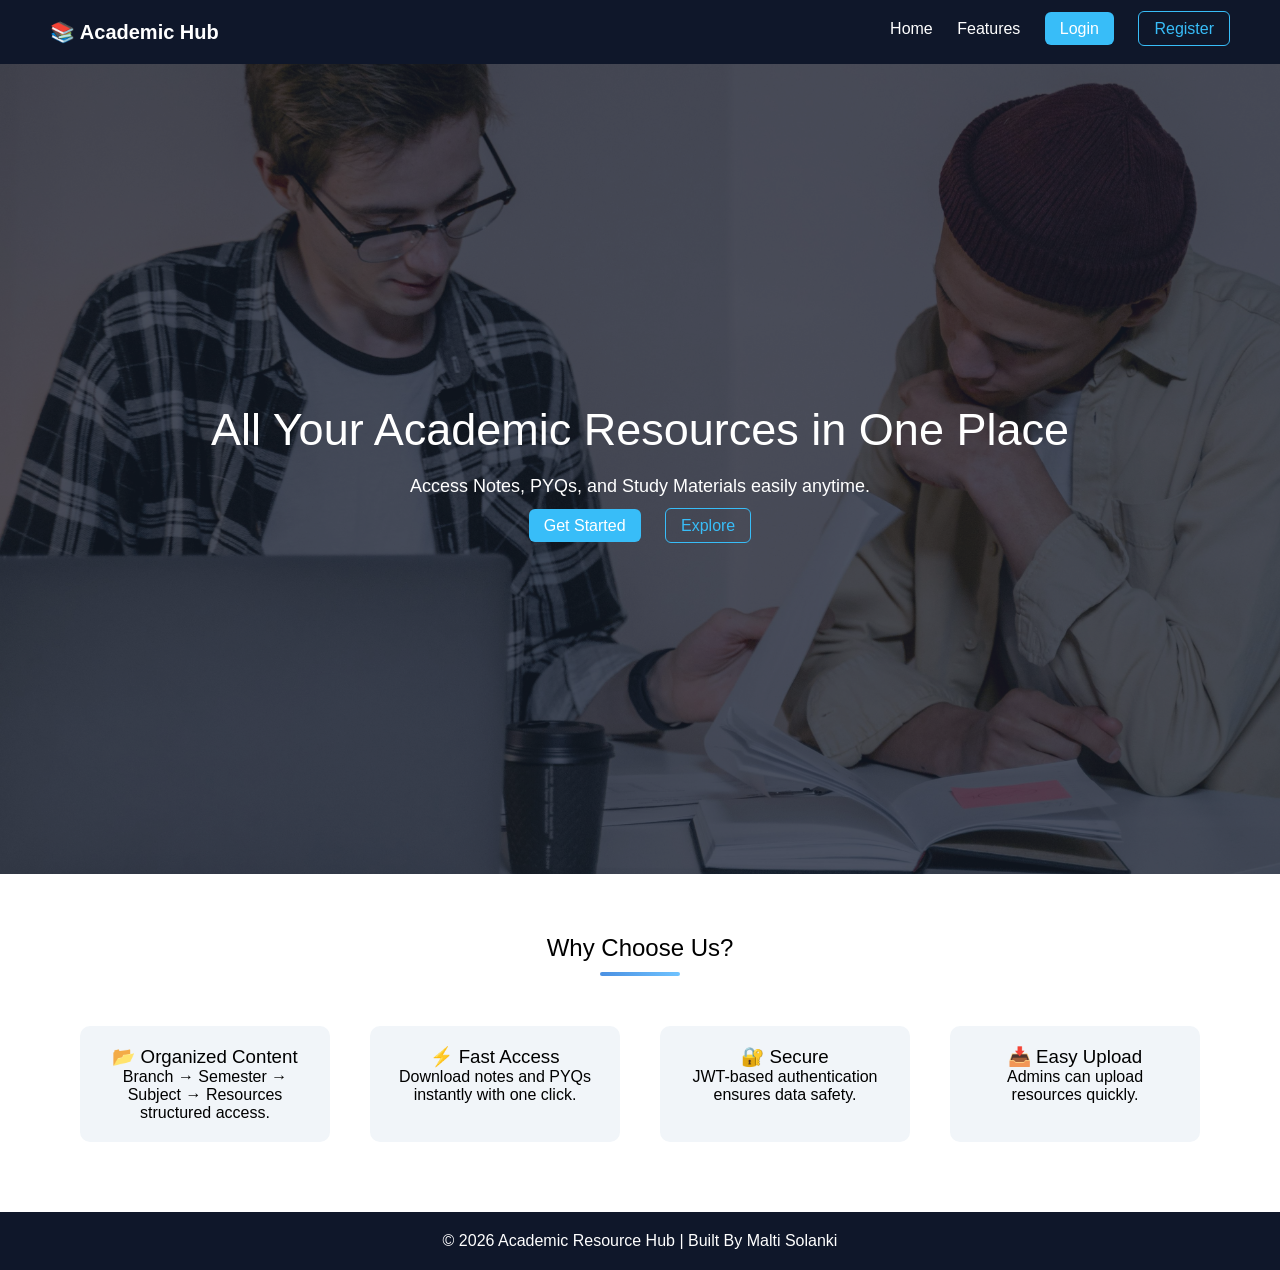
<file: academic-resource-hub/src/main/resources/static/index.html>
<!DOCTYPE html>
<html lang="en">
<head>
    <meta charset="UTF-8">
    <meta name="viewport" content="width=device-width, initial-scale=1.0">
    <title>Academic Resource Hub</title>
    <link rel="stylesheet" href="css/style.css">
</head>
<body>

<!-- NAVBAR -->
<header class="navbar">
    <div class="logo">📚 Academic Hub</div>
    <nav>
        <a href="#">Home</a>
        <a href="#features">Features</a>
        <a href="login.html" class="btn">Login</a>
        <a href="register.html" class="btn-outline">Register</a>
    </nav>
</header>

<!-- HERO SECTION -->
<section class="hero">
    <div class="hero-text">
        <h1>All Your Academic Resources in One Place</h1>
        <p>Access Notes, PYQs, and Study Materials easily anytime.</p>
        <div class="hero-buttons">
            <a href="login.html" class="btn">Get Started</a>
            <a href="#features" class="btn-outline">Explore</a>
        </div>
    </div>
</section>

<!-- FEATURES -->
<section id="features" class="features">
    <h2>Why Choose Us?</h2>
    <div class="feature-container">

        <div class="card">
            <h3>📂 Organized Content</h3>
            <p>Branch → Semester → Subject → Resources structured access.</p>
        </div>

        <div class="card">
            <h3>⚡ Fast Access</h3>
            <p>Download notes and PYQs instantly with one click.</p>
        </div>

        <div class="card">
            <h3>🔐 Secure</h3>
            <p>JWT-based authentication ensures data safety.</p>
        </div>

        <div class="card">
            <h3>📥 Easy Upload</h3>
            <p>Admins can upload resources quickly.</p>
        </div>

    </div>
</section>

<!-- FOOTER -->
<footer>
    <p>© 2026 Academic Resource Hub | Built By Malti Solanki</p>
</footer>

</body>
</html>
</file>
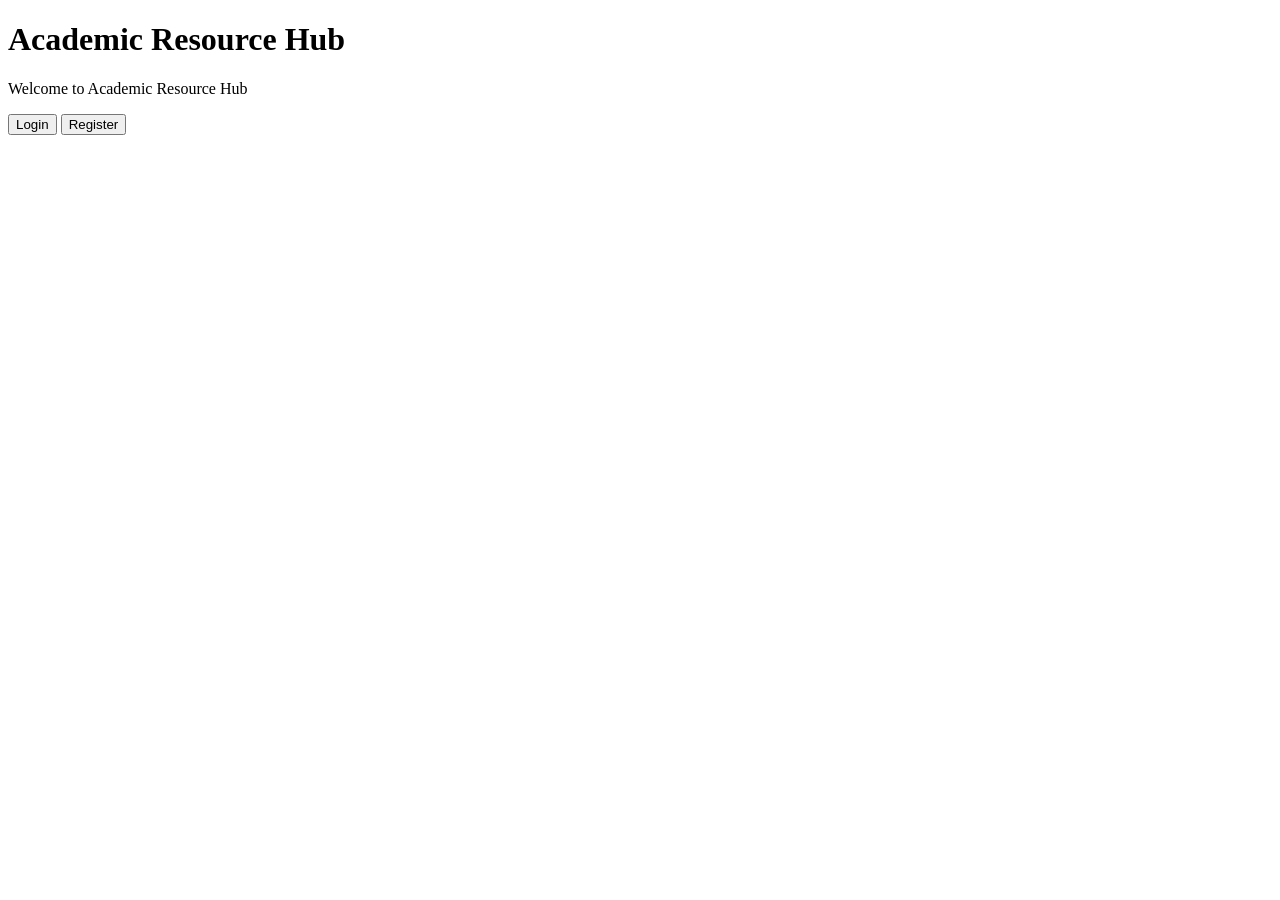
<file: frontend/home.html>
<!DOCTYPE html>

<html>

<head>
    <title>Academic Resource Hub</title>
</head>

<body>

<h1>Academic Resource Hub</h1>

<p>Welcome to Academic Resource Hub</p>

<button onclick="goToLogin()">Login</button> <button onclick="goToRegister()">Register</button>

<script>

    function goToLogin(){
    window.location.href="login.html";
    }

    function goToRegister(){
    window.location.href="register.html";
    }

</script>

</body>

</html>
</file>
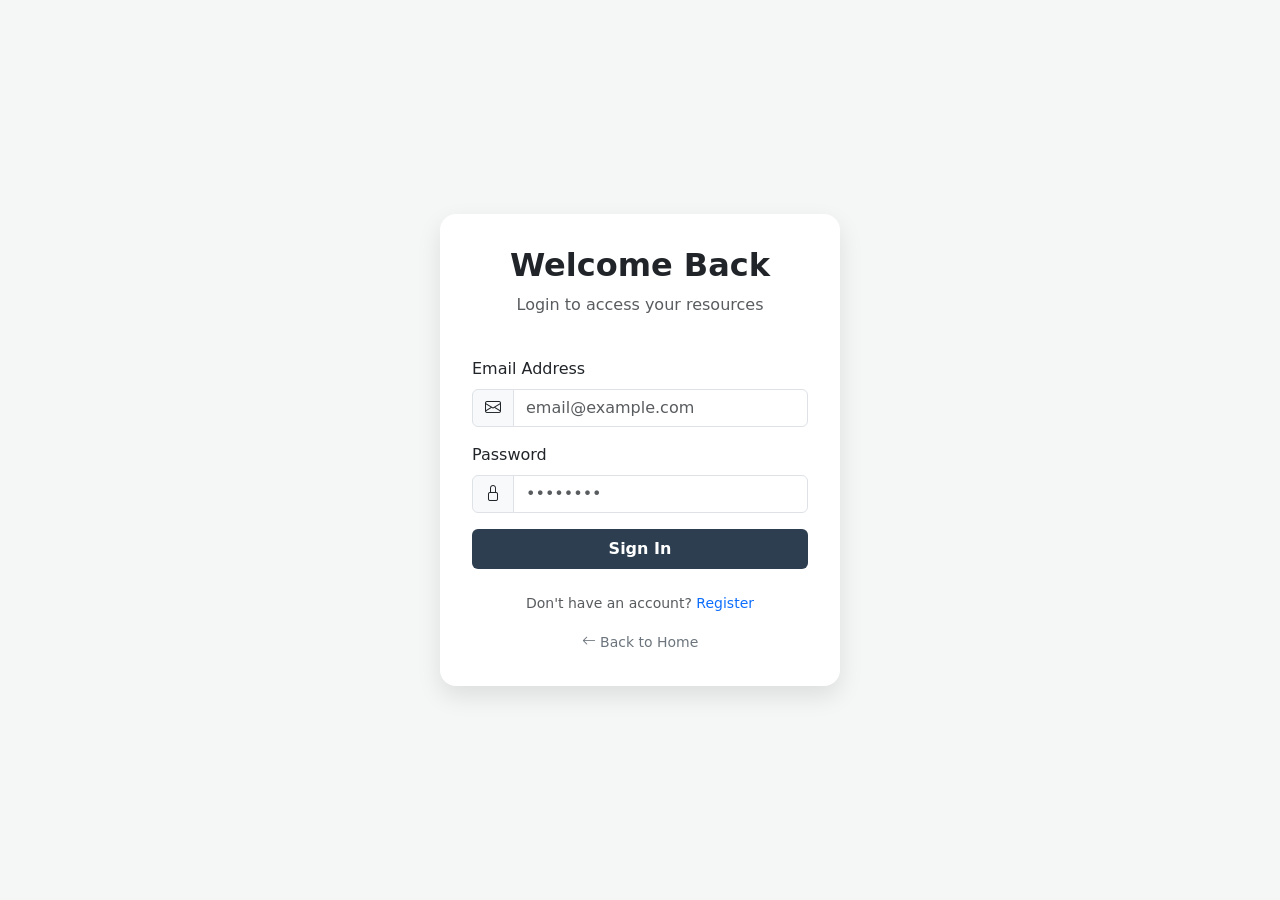
<file: academic-resource-hub/src/main/resources/static/admin-dashboard.html>
<!DOCTYPE html>
<html>
<head>
    <title>Admin Dashboard</title>
    <link rel="stylesheet" href="css/admin-dashboard.css">
</head>

<body>

<div class="sidebar">
    <h2>Admin</h2>
    <button onclick="loadUsers()">User Info</button>
    <button onclick="loadBranches()">Branches</button>
    <button onclick="loadAllSemesters()">Semesters</button>
    <button onclick="loadAllSubjects()">Subjects</button>
    <button onclick="loadAllResources()">Resources</button>
    <button onclick="gotodashboard()">Back To Dashboard</button>
    <button onclick="logout()">Logout</button>
</div>

<div class="main" id="content">

    <!-- TOP BAR -->
    <div class="topbar">
        <h2>Dashboard</h2>
        <div class="admin-profile">Admin</div>
    </div>

    <!-- WELCOME SECTION -->
    <div class="welcome-card">
        <h1>Welcome Back, Admin</h1>
        <p>Manage your academic resources efficiently from here.</p>
    </div>

    <!-- STATS SECTION -->
    <div class="stats">

        <div class="stat-card">
            <h3>Manage Users</h3>
            <p id="userCount">--</p>
        </div>

        <div class="stat-card">
            <h3>Manage Branches</h3>
            <p id="branchCount">--</p>
        </div>

        <div class="stat-card">
            <h3>Manage Semesters</h3>
            <p id="semesterCount">--</p>
        </div>

        <div class="stat-card">
            <h3>Manage Resources</h3>
            <p id="resourceCount">--</p>
        </div>

    </div>

    <!-- DYNAMIC CONTENT AREA -->
    <div class="card" id="dynamicContent">
        <h3>Quick Info</h3>
        <p>Click options from sidebar to manage data.</p>
    </div>

</div>

<script src="js/admin.js"></script>

</body>
</html>
</file>
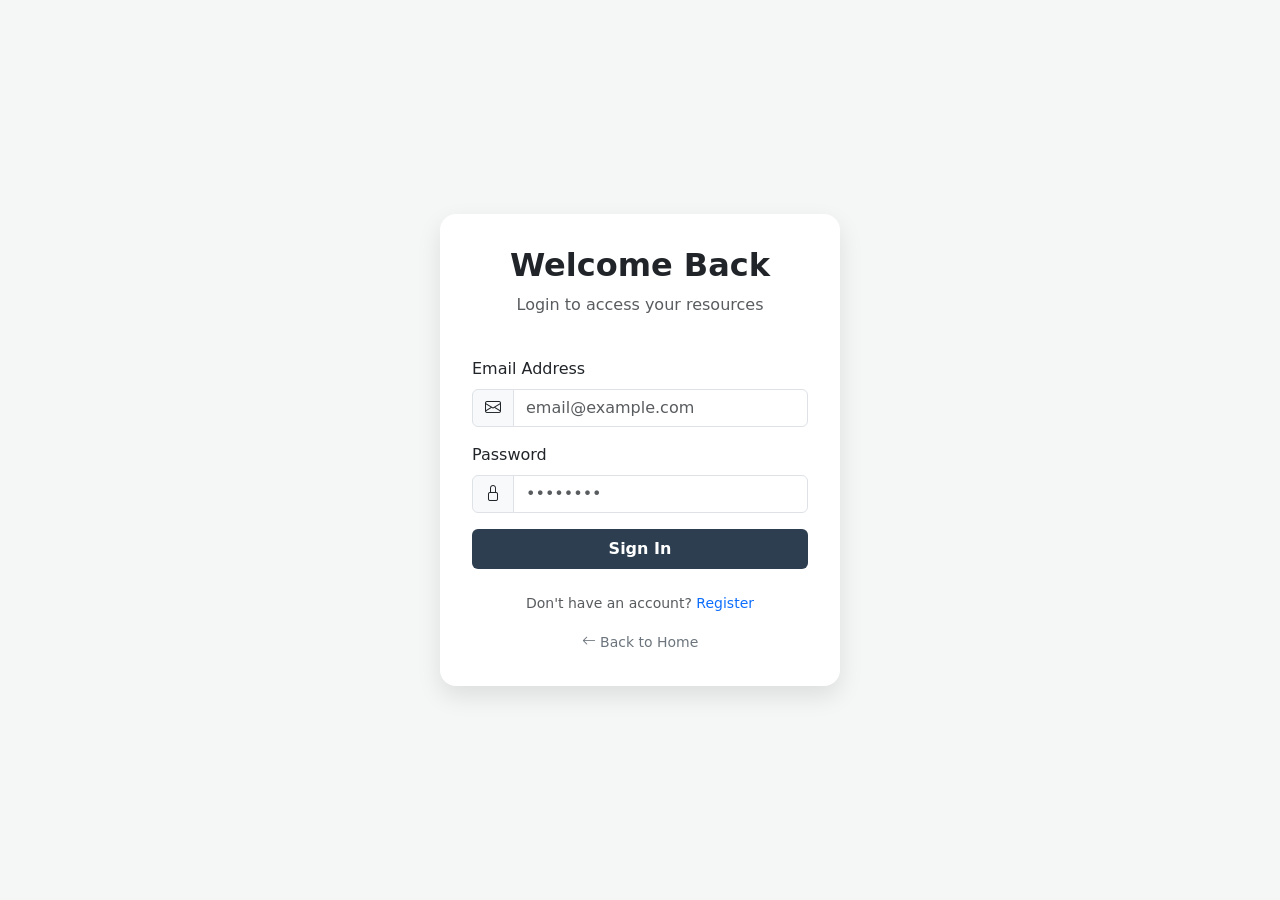
<file: academic-resource-hub/src/main/resources/static/login.html>
<!DOCTYPE html>
<html lang="en">
<head>
    <meta charset="UTF-8">
    <meta name="viewport" content="width=device-width, initial-scale=1.0">
    <title>Login | Academic Resource Hub</title>
    <link href="https://cdn.jsdelivr.net/npm/bootstrap@5.3.0/dist/css/bootstrap.min.css" rel="stylesheet">
    <link rel="stylesheet" href="https://cdn.jsdelivr.net/npm/bootstrap-icons@1.11.0/font/bootstrap-icons.css">
    <style>
        body { background: #f4f7f6; height: 100vh; display: flex; align-items: center; }
        .login-card { width: 100%; max-width: 400px; padding: 2rem; border: none; border-radius: 1rem; box-shadow: 0 10px 25px rgba(0,0,0,0.1); }
        .btn-primary { background: #2c3e50; border: none; }
        .btn-primary:hover { background: #1a252f; }
    </style>
</head>
<body>

<div class="container d-flex justify-content-center">
    <div class="card login-card">
        <div class="text-center mb-4">
            <h2 class="fw-bold">Welcome Back</h2>
            <p class="text-muted">Login to access your resources</p>
        </div>

        <form id="loginForm">
            <div class="mb-3">
                <label class="form-label">Email Address</label>
                <div class="input-group">
                    <span class="input-group-text"><i class="bi bi-envelope"></i></span>
                    <input type="email" class="form-control" id="email" placeholder="email@example.com" required>
                </div>
            </div>
            <div class="mb-3">
                <label class="form-label">Password</label>
                <div class="input-group">
                    <span class="input-group-text"><i class="bi bi-lock"></i></span>
                    <input type="password" class="form-control" id="password" placeholder="••••••••" required>
                </div>
            </div>
            <div id="errorMessage" class="alert alert-danger d-none small"></div>
            <button type="submit" class="btn btn-primary w-100 py-2 fw-bold">Sign In</button>
        </form>

        <div class="text-center mt-4">
            <p class="small text-muted">Don't have an account? <a href="register.html" class="text-decoration-none">Register</a></p>
            <a href="index.html" class="small text-decoration-none text-secondary"><i class="bi bi-arrow-left"></i> Back to Home</a>
        </div>
    </div>
</div>
<script src="js/api.js"></script>
<script src="js/auth.js"></script>
</body>
</html>
</file>
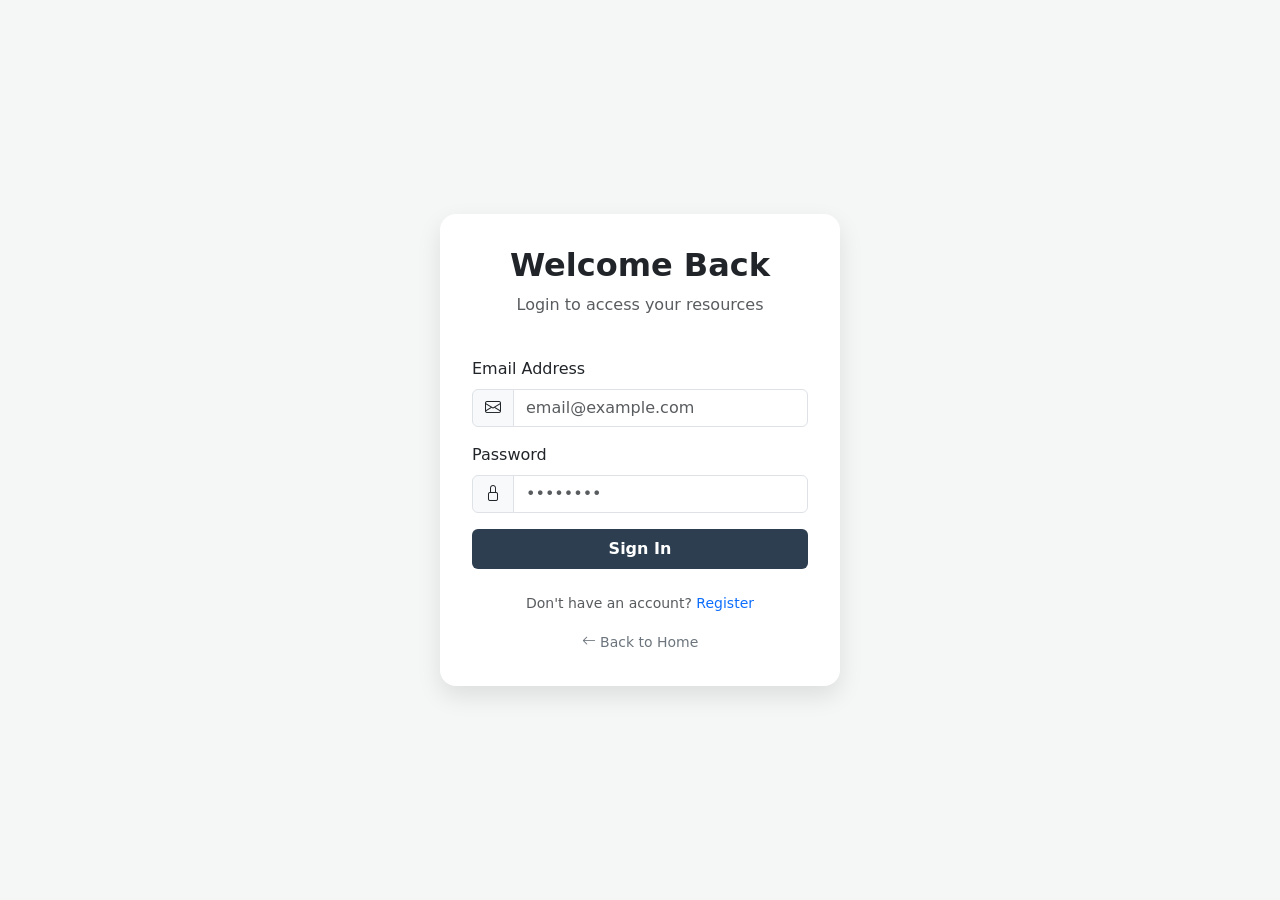
<file: academic-resource-hub/src/main/resources/static/profile.html>
<!DOCTYPE html>
<html lang="en">
<head>
    <meta charset="UTF-8">
    <title>My Profile</title>

    <link href="https://fonts.googleapis.com/css2?family=Outfit:wght@300;400;500;600&display=swap" rel="stylesheet">

    <style>
        body {
            font-family: "Outfit", sans-serif;
            background: #f5f7fb;
            display: flex;
            justify-content: center;
            align-items: center;
            height: 100vh;
        }

        .profile-card {
            background: white;
            padding: 30px;
            border-radius: 15px;
            width: 350px;
            box-shadow: 0 10px 25px rgba(0,0,0,0.1);
            text-align: center;
        }

        .profile-avatar {
            font-size: 50px;
            margin-bottom: 15px;
        }

        .profile-info p {
            margin: 8px 0;
        }

        input {
            width: 100%;
            padding: 8px;
            margin-top: 8px;
            border-radius: 8px;
            border: 1px solid #ccc;
        }

        button {
            margin-top: 12px;
            padding: 10px;
            width: 100%;
            background: #2c3e50;
            color: white;
            border: none;
            border-radius: 8px;
            cursor: pointer;
        }
    </style>
</head>

<body onload="loadUserProfile()">

<div class="profile-card">

    <div class="profile-avatar">👩‍🎓</div>

    <div class="profile-info">
        <p><strong>Name:</strong> <span id="pName"></span></p>
        <p><strong>Email:</strong> <span id="pEmail"></span></p>
        <p><strong>Role:</strong> <span id="pRole"></span></p>
        <p><strong>Branch:</strong> <span id="pBranch">Not set</span></p>
        <p><strong>Semester:</strong> <span id="pSemester">Not set</span></p>
        <p><strong>Year:</strong> <span id="pYear">Not set</span></p>
    </div>

    <input type="text" id="branch" placeholder="Enter Branch">
    <input type="text" id="semester" placeholder="Enter Semester">
    <input type="text" id="year" placeholder="Enter Year">

    <button onclick="saveExtraProfile()">Save</button>

    <button onclick="goBack()">⬅ Back to Dashboard</button>

</div>

<script src="js/student.js"></script>

</body>
</html>
</file>
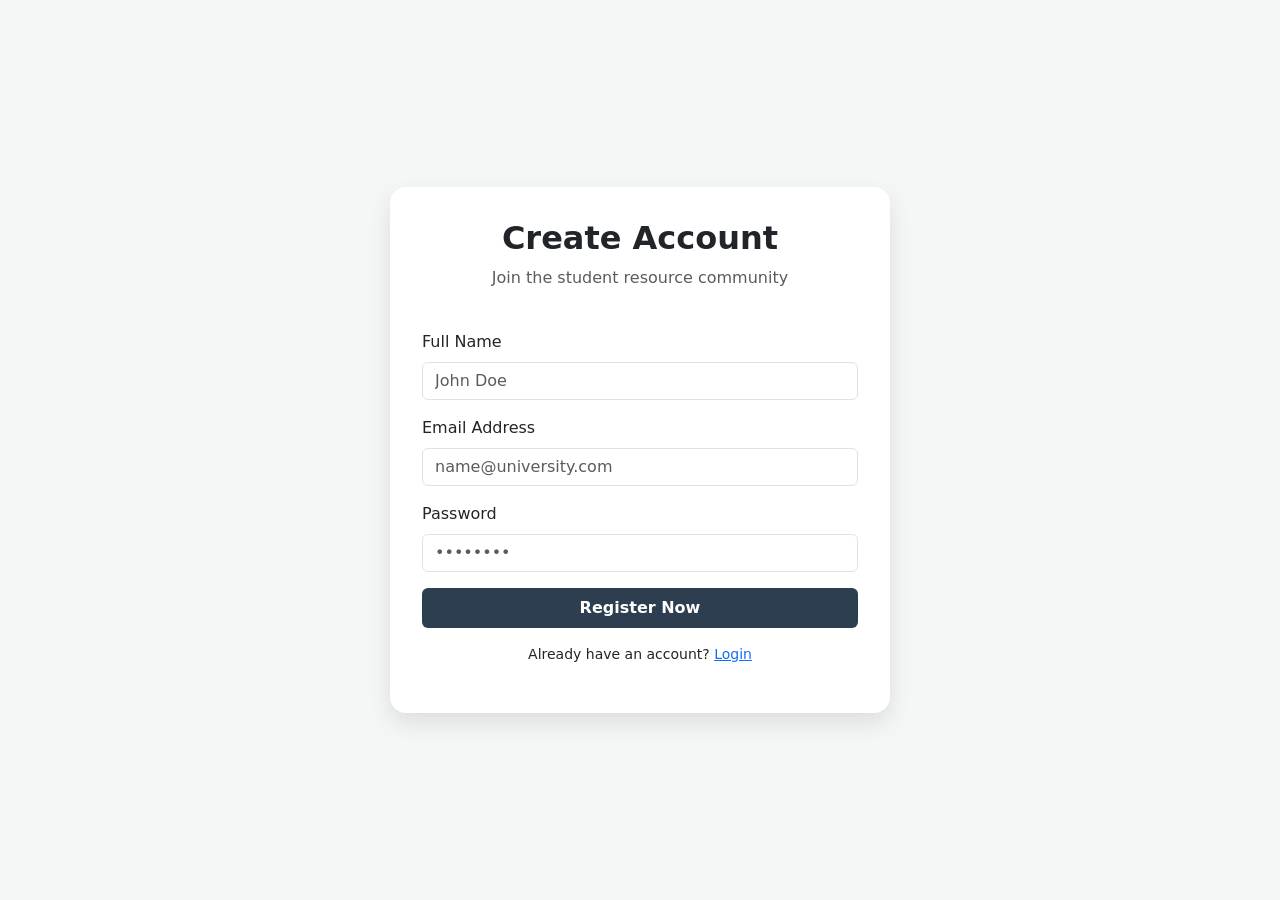
<file: academic-resource-hub/src/main/resources/static/register.html>
<!DOCTYPE html>
<html lang="en">
<head>
    <meta charset="UTF-8">
    <meta name="viewport" content="width=device-width, initial-scale=1.0">
    <title>Register | Academic Resource Hub</title>
    <link href="https://cdn.jsdelivr.net/npm/bootstrap@5.3.0/dist/css/bootstrap.min.css" rel="stylesheet">
    <link rel="stylesheet" href="https://cdn.jsdelivr.net/npm/bootstrap-icons@1.11.0/font/bootstrap-icons.css">
    <style>
        body { background: #f4f7f6; min-height: 100vh; display: flex; align-items: center; justify-content: center; padding: 20px 0; }
        .register-card { width: 100%; max-width: 500px; padding: 2rem; border: none; border-radius: 1rem; box-shadow: 0 10px 25px rgba(0,0,0,0.1); background: white; }
        .btn-primary { background: #2c3e50; border: none; }
        .btn-primary:hover { background: #1a252f; }
    </style>
</head>
<body>

<div class="card register-card">
    <div class="text-center mb-4">
        <h2 class="fw-bold">Create Account</h2>
        <p class="text-muted">Join the student resource community</p>
    </div>

    <form id="registerForm">
        <div class="mb-3">
            <label class="form-label">Full Name</label>
            <input type="text" class="form-control" id="name" placeholder="John Doe" required>
        </div>

        <div class="mb-3">
            <label class="form-label">Email Address</label>
            <input type="email" class="form-control" id="email" placeholder="name@university.com" required>
        </div>

        <div class="mb-3">
            <label class="form-label">Password</label>
            <input type="password" class="form-control" id="password" placeholder="••••••••" required>
        </div>

        <div id="statusMessage" class="alert d-none small"></div>

        <button type="submit" class="btn btn-primary w-100 py-2 fw-bold">Register Now</button>
    </form>

    <div class="text-center mt-3">
        <p class="small">Already have an account? <a href="login.html">Login</a></p>
    </div>
</div>
<script src="js/api.js"></script>
<script src="js/auth.js"></script>
</body>
</html>
</file>
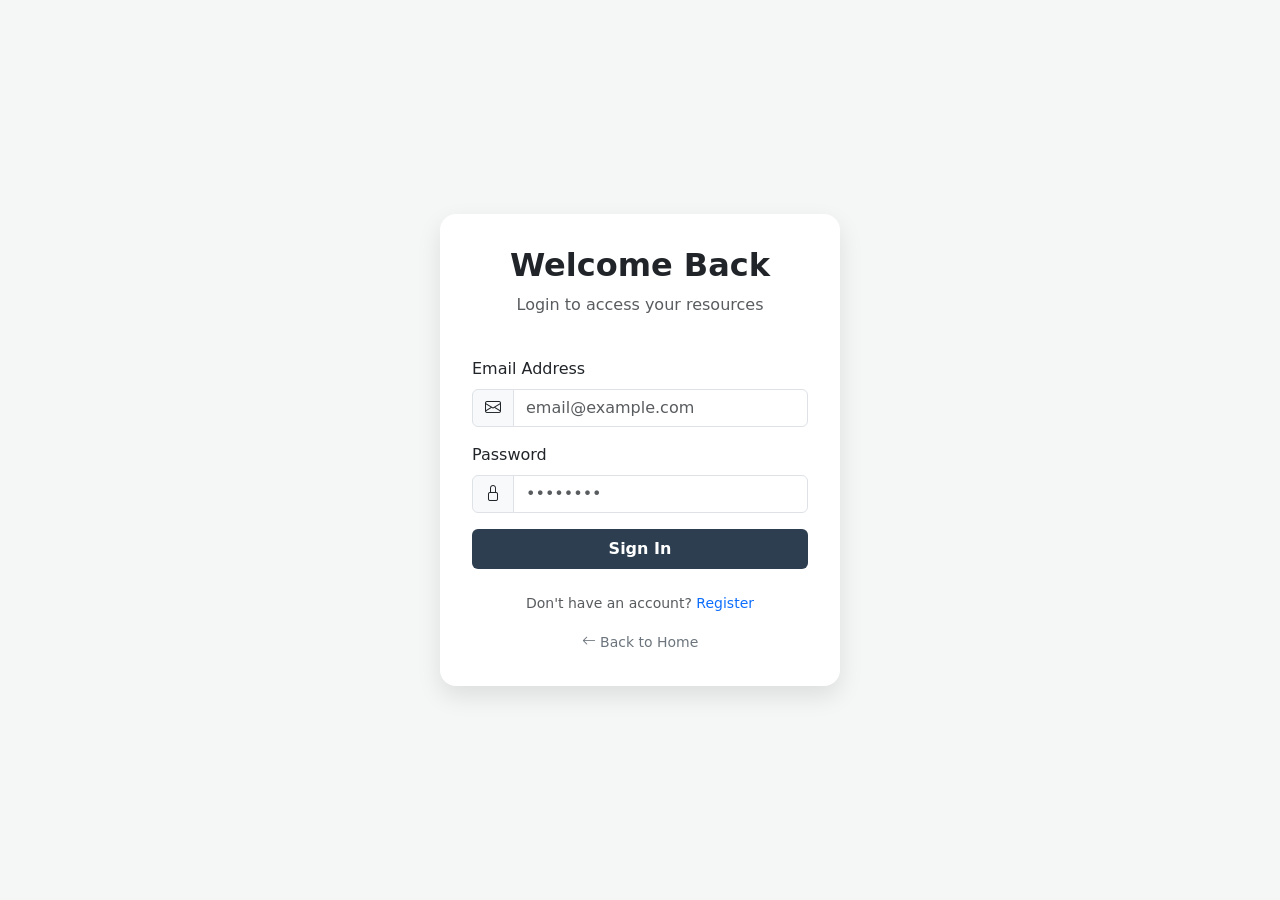
<file: academic-resource-hub/src/main/resources/static/student-dashboard.html>
<!DOCTYPE html>
<html lang="en">
<head>
    <meta charset="UTF-8">
    <title>Student Dashboard</title>
    <link href="https://fonts.googleapis.com/css2?family=Inter:wght@300;400;500;600;700&display=swap" rel="stylesheet">
    <link rel="stylesheet" href="css/student.css">

    <style>
        @import url('https://fonts.googleapis.com/css2?family=Datatype:wght@100..900&family=Martel+Sans:wght@200;300;400;600;700;800;900&family=Oswald:wght@200..700&family=Outfit:wght@100..900&display=swap');

        /* Explicit helper state definitions */
        .d-none { display: none !important; }
    </style>

</head>
<body>

<div class="dashboard">

    <div class="sidebar">
        <h2>📘 Student Panel</h2>

        <ul>
            <li class="active">🏠 Dashboard</li>
            <li onclick="goToProfile()">👤 Profile</li>
            <li onclick="loadAllByType('NOTES')">📚 Notes</li>
            <li onclick="loadAllByType('SYLLABUS')">📄 Syllabus</li>
            <li onclick="loadAllByType('BOOK')">📘 Books</li>
            <li onclick="loadAllByType('PYQ')">📝 PYQs</li>
            <li onclick="goToYtResource()">📚 Additional Resources</li>
            <li onclick="logout()" style="margin-top: 30px; color: #ff6b6b;">
                🚪 Logout
            </li>
        </ul>
    </div>

    <div class="main">

        <div class="topbar">
            <input type="text" placeholder="Search subjects..." />
            <span class="user">🔔 Student</span>
        </div>

        <h2>Welcome, Student 👋</h2>
        <p class="dashboard-desc">
            Access all your academic resources in one place. Easily explore subject-wise resources including notes, PYQs, books, and syllabus.
        </p> <br>

        <div class="cards">
            <div class="card">📚 Notes</div>
            <div class="card">📄 Syllabus</div>
            <div class="card">📘 Books</div>
            <div class="card">📝 PYQs</div>
        </div>

        <div class="section">
            <h3>📂 Resources</h3> <br>
            <div id="resourceList"></div>
        </div>

        <div class="section">
            <h3>📌 Select Branch</h3>
            <div id="branchList"></div>
        </div>

        <div class="section">
            <h3>📌 Select Semester</h3>
            <div id="semesterList"></div>
        </div>

        <div class="section">
            <h3>📌 Select Subject</h3>
            <div class="subjects" id="subjectList"></div>
        </div>

        <div class="section">
            <h3>📌 Select Type</h3>
            <div class="types">
                <button onclick="loadResourcesByType('NOTES')">📚 Notes</button>
                <button onclick="loadResourcesByType('PYQ')">📝 PYQs</button>
                <button onclick="loadResourcesByType('BOOK')">📘 Books</button>
                <button onclick="loadResourcesByType('SYLLABUS')">📄 Syllabus</button>
            </div>
        </div>

    </div>

</div>

<button id="aiChatBtn" style="position: fixed; bottom: 35px; right: 35px; width: 65px; height: 65px; z-index: 999999 !important; font-size: 28px; background-color: #2b3e50; border: 2px solid #ffffff; color: white; border-radius: 50%; cursor: pointer; box-shadow: 0px 4px 15px rgba(0,0,0,0.3); display: flex; align-items: center; justify-content: center; transition: transform 0.2s; pointer-events: auto !important;">
    🤖
</button>

<div id="aiChatWindow" class="d-none" style="position: fixed; bottom: 115px; right: 35px; width: 370px; height: 490px; z-index: 999999 !important; border-radius: 16px; display: flex; flex-direction: column; font-family: 'Inter', sans-serif; background-color: #ffffff; box-shadow: 0px 10px 30px rgba(0,0,0,0.25); border: 1px solid #e0e0e0;">

    <div style="background-color: #2b3e50; border-top-left-radius: 16px; border-top-right-radius: 16px; padding: 15px; color: white; display: flex; justify-content: space-between; align-items: center;">
        <div style="display: flex; align-items: center; gap: 10px;">
            <span style="font-size: 20px;">🧠</span>
            <h4 style="margin: 0; font-size: 16px; font-weight: 600; letter-spacing: 0.5px;">Academic AI Assistant</h4>
        </div>
        <button id="closeChat" style="background: none; border: none; color: white; font-size: 20px; cursor: pointer; line-height: 1;">&times;</button>
    </div>

    <div id="chatBody" style="flex: 1; padding: 18px; font-size: 14px; overflow-y: auto; background-color: #f8f9fa; scroll-behavior: smooth;">
        <div style="padding: 12px; margin-bottom: 15px; background-color: #ffffff; border-radius: 8px; box-shadow: 0 2px 5px rgba(0,0,0,0.05); border-left: 4px solid #2b3e50; color: #333; line-height: 1.5;">
            👋 <b>Welcome to Academic Hub AI!</b><br>
            Mujhse apne engineering subjects, coding assignments ya koi bhi theoretical doubt instant pooch lo.
        </div>
    </div>

    <div style="padding: 15px; background-color: #ffffff; border-bottom-left-radius: 16px; border-bottom-right-radius: 16px; border-top: 1px solid #eee;">
        <div style="display: flex; gap: 8px;">
            <input type="text" id="aiInput" placeholder="Ask your academic doubt..." style="flex: 1; border-radius: 8px; font-size: 14px; padding: 10px 12px; border: 1px solid #ced4da; outline: none;">
            <button id="sendBtn" style="background-color: #2b3e50; color: white; border: none; border-radius: 8px; padding: 0 18px; font-size: 14px; font-weight: bold; cursor: pointer;">Send</button>
        </div>
    </div>
</div>

<footer>
    <p>© 2026 Academic Resource Hub | Built By Malti Solanki</p>
</footer>

<script src="js/student.js"></script>

<script>
    // Component viewport appearance logic trigger toggles
    document.getElementById("aiChatBtn").addEventListener("click", function() {
        var chatBox = document.getElementById("aiChatWindow");
        chatBox.classList.toggle("d-none");
    });

    document.getElementById("closeChat").addEventListener("click", function() {
        document.getElementById("aiChatWindow").classList.add("d-none");
    });

    // Capture standard dispatch input streams
    document.getElementById("sendBtn").addEventListener("click", executeQueryRouting);
    document.getElementById("aiInput").addEventListener("keypress", function(e) {
        if (e.key === "Enter") executeQueryRouting();
    });

    async function executeQueryRouting() {
        const inputNode = document.getElementById("aiInput");
        const textQuery = inputNode.value.trim();
        if (!textQuery) return;

        const chatContainer = document.getElementById("chatBody");

        // Push immediate client interface chat node bubble
        chatContainer.innerHTML += `
            <div style="max-width: 85%; width: fit-content; margin-left: auto; margin-bottom: 10px; background-color: #34495e; color: white; padding: 10px; border-radius: 12px 12px 0px 12px; font-size: 13.5px; word-break: break-word; text-align: left;">
                ${textQuery}
            </div>`;

        inputNode.value = "";
        chatContainer.scrollTop = chatContainer.scrollHeight;

        // Display transaction execution status placeholder loader
        const generatedTimestampId = "loader_" + Date.now();
        chatContainer.innerHTML += `
            <div id="${generatedTimestampId}" style="max-width: 85%; width: fit-content; margin-bottom: 10px; background-color: #ffffff; color: #666; padding: 10px; border-radius: 12px 12px 12px 0px; font-size: 13.5px; box-shadow: 0 2px 5px rgba(0,0,0,0.05); border-left: 4px solid #ffc107; text-align: left;">
                 Thinking... ⚡
            </div>`;
        chatContainer.scrollTop = chatContainer.scrollHeight;

        // 🔥 Fetch JWT token if stored under local storage / login session
        const jwtToken = localStorage.getItem("token") || sessionStorage.getItem("token");

        try {
            const requestHeaders = {
                'Content-Type': 'application/json',
               // 'ngrok-skip-browser-warning': 'true' // 🔥 Hides the ngrok warning screen permanently
            };

            // If token exists, pass it directly to avoid Spring filter blockage
            if (jwtToken) {
                requestHeaders['Authorization'] = jwtToken.startsWith('Bearer ') ? jwtToken : 'Bearer ' + jwtToken;
            }

            // Target relative API endpoint gateway route mapping
            const fetchPipelineResponse = await fetch('/api/ai/ask', {
                method: 'POST',
                headers: requestHeaders,
                body: JSON.stringify({ prompt: textQuery })
            });

            const placeholderNodeInstance = document.getElementById(generatedTimestampId);

            if (fetchPipelineResponse.ok) {
                const streamResultPayload = await fetchPipelineResponse.json();

                // Transformation of state container to terminal display template layout
                placeholderNodeInstance.style.borderLeft = "4px solid #28a745";
                placeholderNodeInstance.style.color = "#000000";
                placeholderNodeInstance.innerHTML = `<b>AI Mentor:</b><br>${streamResultPayload.answer.replace(/\n/g, '<br>')}`;
            } else {
                try {
                    const errorPayload = await fetchPipelineResponse.json();
                    placeholderNodeInstance.innerHTML = `<b>Backend Error:</b> ${errorPayload.answer || 'Response validation failure.'}`;
                } catch(e) {
                    placeholderNodeInstance.innerHTML = `<b>Error 500:</b> Backend processing error or filter bypass failure.`;
                }
                placeholderNodeInstance.style.borderLeft = "4px solid #dc3545";
                placeholderNodeInstance.style.color = "#dc3545";
            }
            chatContainer.scrollTop = chatContainer.scrollHeight;
        } catch (networkExceptionError) {
            console.error("Network communication exception:", networkExceptionError);
            const errNode = document.getElementById(generatedTimestampId);
            if(errNode) {
                errNode.style.borderLeft = "4px solid #dc3545";
                errNode.style.color = "#dc3545";
                errNode.innerHTML = `<b>Error:</b> Unable to connect with backend network.`;
            }
        }
    }
</script>

</body>
</html>
</file>
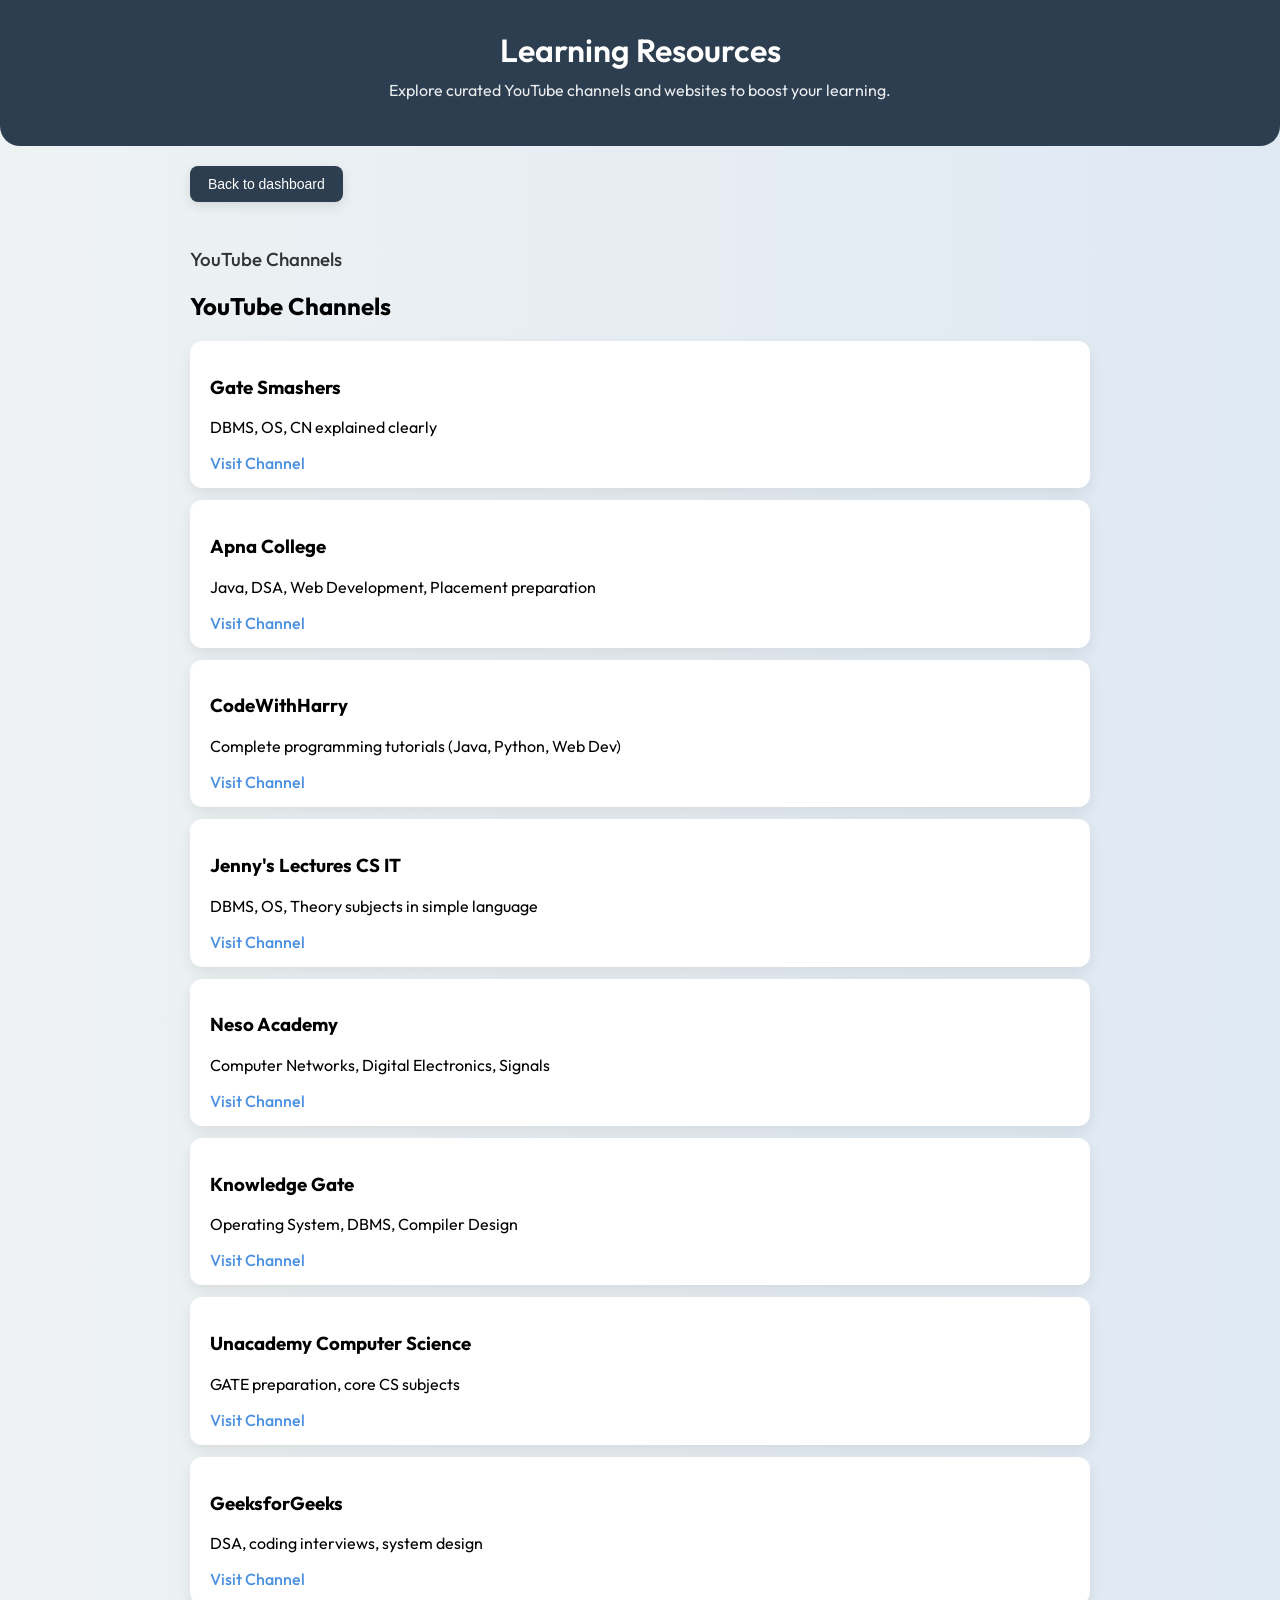
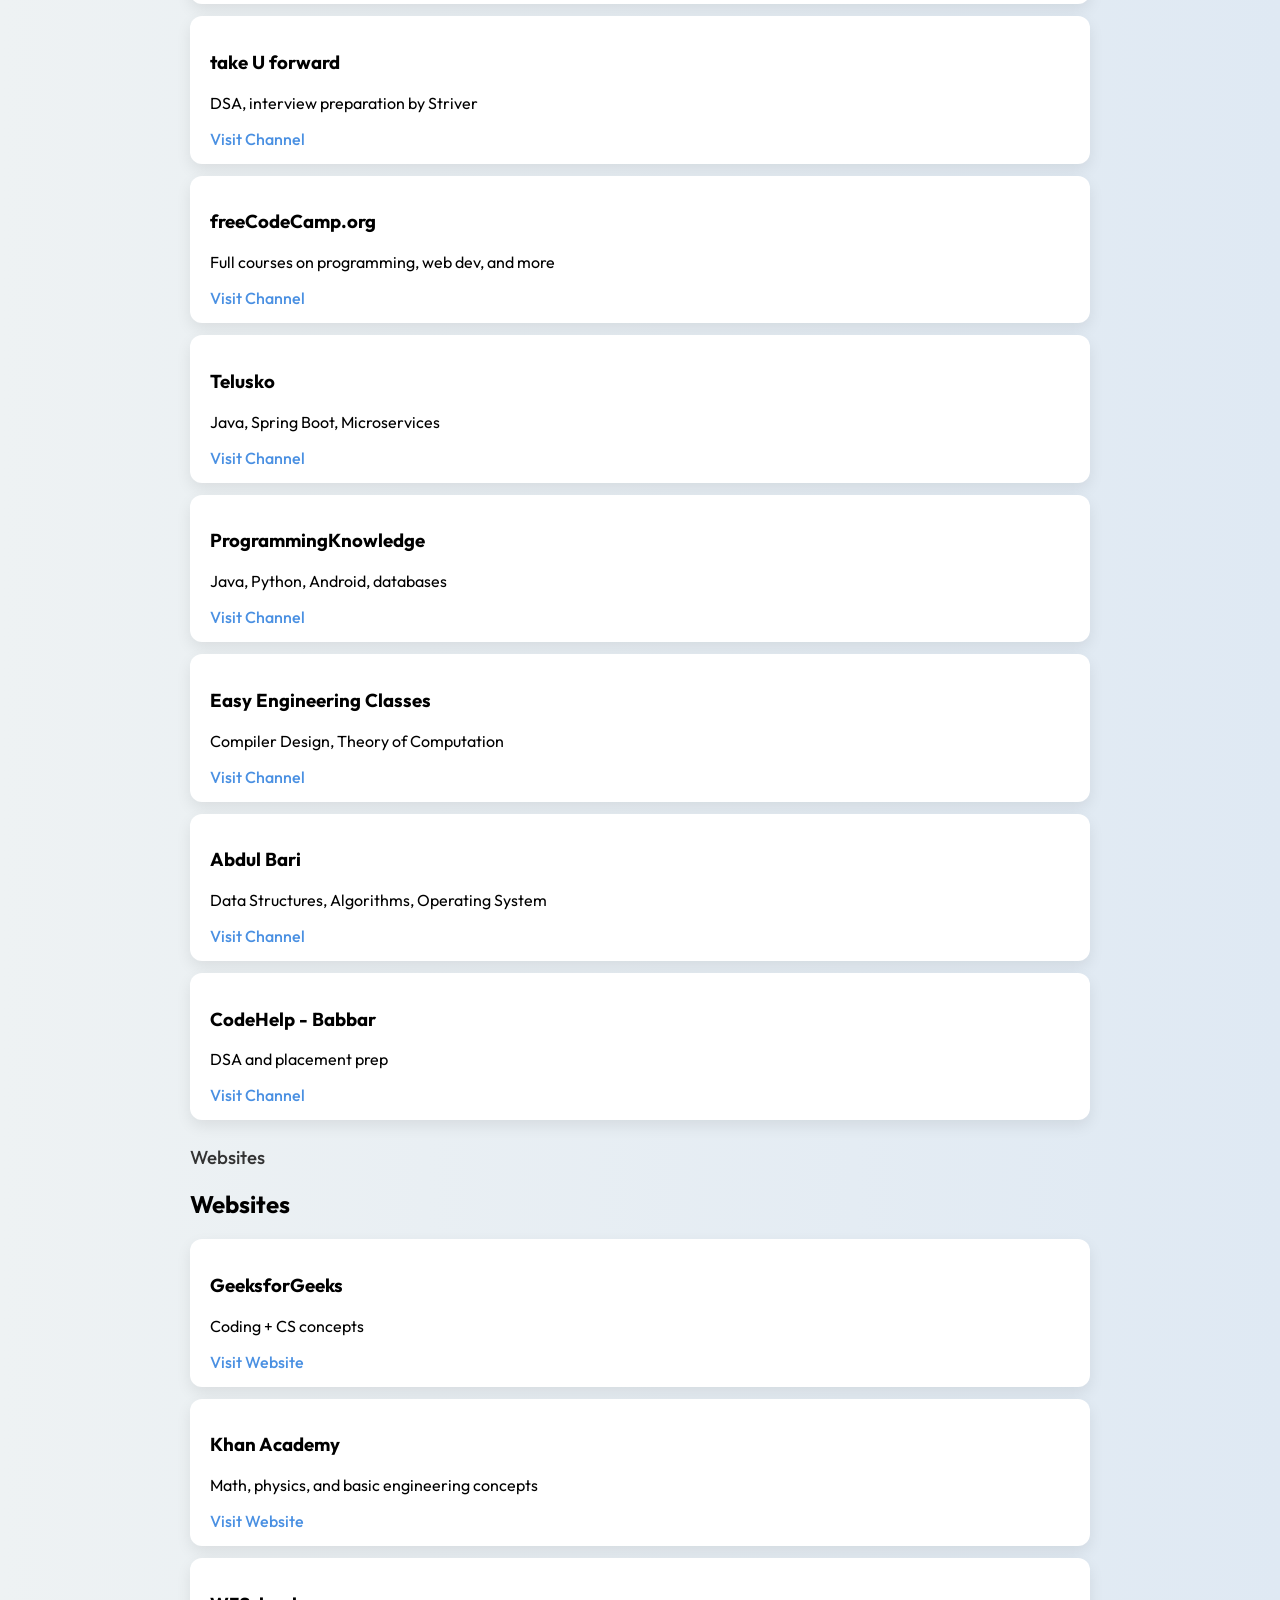
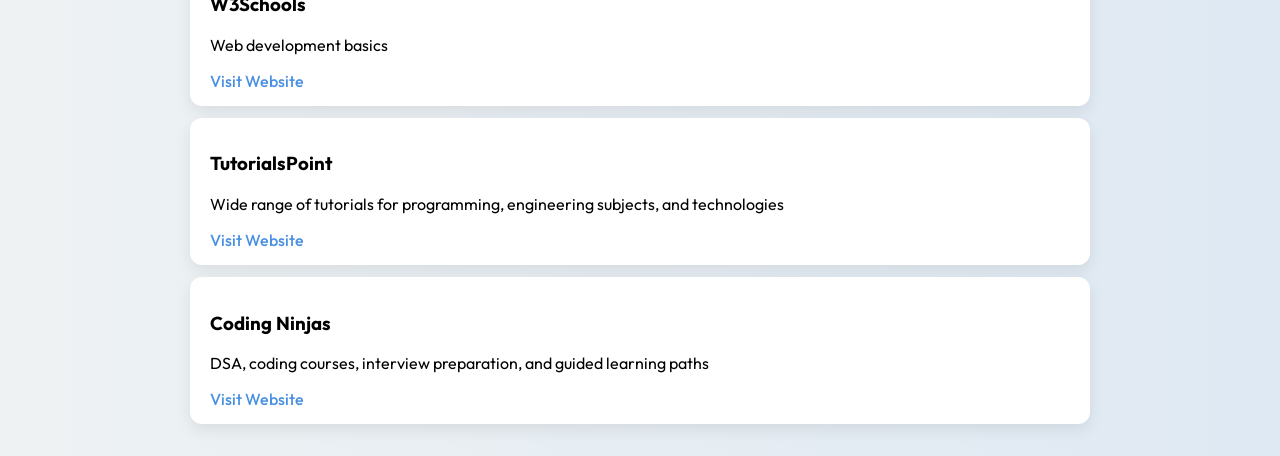
<file: academic-resource-hub/src/main/resources/static/yt-resource.html>
<!DOCTYPE html>
<html>
<head>
    <title>Learning Resources</title>

    <!-- Google Font -->
    <link href="https://fonts.googleapis.com/css2?family=Outfit:wght@300;400;500;600&display=swap" rel="stylesheet">

    <style>
        body {
            font-family: 'Outfit', sans-serif;
            background: linear-gradient(to right, #eef2f3, #dfe9f3);
            margin: 0;
            padding: 0;
        }

        .back-btn {
    display: inline-flex;
    align-items: center;
    gap: 8px;

    padding: 10px 18px;
    margin-bottom: 20px;

    background:#2c3e50;
    color: white;
    font-size: 14px;
    font-weight: 500;

    border: none;
    border-radius: 8px;
    cursor: pointer;

    box-shadow: 0 4px 12px rgba(0,0,0,0.1);
    transition: all 0.3s ease;
}

.back-btn:hover {
    transform: translateY(-2px);
    box-shadow: 0 6px 18px rgba(0,0,0,0.15);
}

.back-btn:active {
    transform: scale(0.95);
}

        /* HEADER */
        .header {
            background: #2c3e50;
            color: white;
            padding: 30px;
            text-align: center;
            border-radius: 0 0 20px 20px;
        }

        .header h1 {
            margin: 0;
            font-weight: 600;
        }

        .header p {
            margin-top: 10px;
            opacity: 0.9;
        }

        /* CONTAINER */
        .container {
            padding: 20px;
            max-width: 900px;
            margin: auto;
        }

        /* SECTION TITLE */
        .section-title {
            margin-top: 25px;
            font-weight: 500;
            color: #333;
        }

        /* CARD */
        .card {
            background: white;
            padding: 15px 20px;
            margin: 12px 0;
            border-radius: 12px;
            box-shadow: 0 6px 15px rgba(0,0,0,0.08);
            transition: all 0.3s ease;
        }

        .card:hover {
            transform: translateY(-5px);
            box-shadow: 0 10px 25px rgba(0,0,0,0.12);
        }

        .card a {
            color: #4a90e2;
            font-weight: 500;
            text-decoration: none;
        }

        .card a:hover {
            text-decoration: underline;
        }

        /* ICON STYLE */
        .icon {
            margin-right: 8px;
        }
    </style>
</head>

<body>

<!-- HEADER -->
<div class="header">
    <h1>Learning Resources</h1>
    <p>Explore curated YouTube channels and websites to boost your learning.</p>
</div>

<!-- CONTENT -->
<div class="container">

    <button class="back-btn" onclick="goBack()">Back to dashboard</button>

    <h3 class="section-title">YouTube Channels</h3>
    <div id="youtubeResources"></div>

    <h3 class="section-title">Websites</h3>
    <div id="websiteResources"></div>

</div>

<script src="js/yt-resource.js"></script>

</body>
</html>
</file>
<file: academic-resource-hub/src/main/resources/static/css/style.css>
/* RESET */
* {
    margin: 0;
    padding: 0;
    box-sizing: border-box;
    font-family: 'Segoe UI', sans-serif;
}


body {
    font-family: 'Outfit', sans-serif;
}

h1, h2, h3 {
    font-family: 'Oswald', sans-serif;
    font-weight: 500;
}

.sidebar {
    font-family: 'Martel Sans', sans-serif;
}

/* NAVBAR */
.navbar {
    display: flex;
    justify-content: space-between;
    padding: 20px 50px;
    background: #0f172a;
    color: white;
}

.navbar nav a {
    margin-left: 20px;
    text-decoration: none;
    color: white;
    transition: 0.3s;
}

.navbar nav a:hover {
    color: #38bdf8;
}

.logo {
    font-weight: bold;
    font-size: 20px;
}

/* BUTTONS */
.btn {
    background: #38bdf8;
    padding: 8px 15px;
    border-radius: 6px;
    color: white !important;
    text-decoration:none;
}

.btn-outline {
    border: 1px solid #38bdf8;
    padding: 8px 15px;
    border-radius: 6px;
    text-decoration:none;
    color: #38bdf8 !important;
}

/*
.hero {
    height: 90vh;
    display: flex;
    align-items: center;
    justify-content: center;
    background: linear-gradient(to right, #0f172a, #1e293b);
    color: white;
    text-align: center;
}
*/
.hero h1 {
    font-size: 45px;
    margin-bottom: 20px;
}

.hero p {
    margin-bottom: 20px;
    font-size: 18px;
}

.hero-buttons a {
    margin: 10px;
}



.hero {
    height: 90vh;
    display: flex;
    align-items: center;
    justify-content: center;
    position: relative;
    color: white;
    text-align: center;
    background: url('../images/study-img.jpg') no-repeat center center/cover;
}

/* Dark overlay for readability */
.hero::before {
    content: "";
    position: absolute;
    top: 0;
    left: 0;
    right: 0;
    bottom: 0;
    background: rgba(15, 23, 42, 0.7); /* dark overlay */
}

/* Ensure text stays above overlay */
.hero-text {
    position: relative;
    z-index: 2;
}


/* FEATURES */
.features {
    padding: 60px;
    text-align: center;
}

.features h2 {
    margin-bottom: 40px;
}

.feature-container {
    display: flex;
    justify-content: space-around;
    flex-wrap: wrap;
}

.card {
    width: 250px;
    padding: 20px;
    margin: 10px;
    border-radius: 10px;
    background: #f1f5f9;
    transition: 0.3s;
}

.card:hover {
    transform: translateY(-10px);
    background: #e0f2fe;
}


.features h2::after {
    content: "";
    width: 80px;
    height: 4px;
    background: linear-gradient(90deg, #4a90e2, #6fc3ff);
    display: block;
    margin: 10px auto;
    border-radius: 5px;
}

/* FOOTER */
footer {
    background: #0f172a;
    color: white;
    text-align: center;
    padding: 20px;
}
</file>
<file: academic-resource-hub/src/main/resources/static/css/admin-dashboard.css>
@import url('https://fonts.googleapis.com/css2?family=Datatype:wght@100..900&family=Martel+Sans:wght@200;300;400;600;700;800;900&family=Oswald:wght@200..700&family=Outfit:wght@100..900&display=swap');


    body { margin: 0; font-family: Arial; display: flex; }


            body {
    font-family: 'Outfit', sans-serif;
}

h1, h2, h3 {
    font-family: 'Oswald', sans-serif;
    font-weight: 500;
}

.sidebar {
    font-family: 'Martel Sans', sans-serif;
}

        .sidebar {
            width: 220px;
            background: #2c3e50;
            color: white;
            height: 100vh;
            padding: 20px;
        }

        .sidebar h2 { text-align: center; }

        .sidebar button {
            width: 100%;
            margin: 10px 0;
            padding: 10px;
            border: none;
            background: #34495e;
            color: white;
            cursor: pointer;
        }

        .main {
            flex: 1;
            padding: 20px;
            background: #ecf0f1;
        }

        .card {
            background: white;
            padding: 20px;
            margin-bottom: 20px;
            border-radius: 10px;
        }

        body {
    margin: 0;
    display: flex;
    background: #f4f7fb;
}

/* SIDEBAR (UPGRADED) */
.sidebar {
    width: 230px;
    background: linear-gradient(180deg, #1e2a38, #2c3e50);
    color: white;
    height: 100vh;
    padding: 20px;
}

.sidebar h2 {
    text-align: center;
    margin-bottom: 30px;
}

.sidebar button {
    width: 100%;
    margin: 10px 0;
    padding: 12px;
    border: none;
    border-radius: 8px;
    background: rgba(255,255,255,0.08);
    color: white;
    cursor: pointer;
    transition: 0.3s;
}

.sidebar button:hover {
    background: #4a90e2;
    transform: translateX(5px);
}

/* MAIN AREA */
.main {
    flex: 1;
    padding: 25px 35px;
}

/* TOPBAR */
.topbar {
    display: flex;
    justify-content: space-between;
    align-items: center;
    margin-bottom: 20px;
}

.admin-profile {
    background: white;
    padding: 8px 15px;
    border-radius: 20px;
    box-shadow: 0 2px 10px rgba(0,0,0,0.08);
}

/* WELCOME */
.welcome-card {
    background: #2c3e50;
    color: white;
    padding: 25px;
    border-radius: 15px;
    margin-bottom: 25px;
    box-shadow: 0 8px 25px rgba(74,144,226,0.3);
}

.welcome-card h1 {
    margin-bottom: 8px;
}

/* STATS */
.stats {
    display: grid;
    grid-template-columns: repeat(auto-fit, minmax(180px, 1fr));
    gap: 20px;
    margin-bottom: 25px;
}

.stat-card {
    background: white;
    padding: 20px;
    border-radius: 12px;
    text-align: center;
    box-shadow: 0 5px 20px rgba(0,0,0,0.08);
    transition: 0.3s;
}

.stat-card h3 {
    margin-bottom: 10px;
    font-size: 16px;
}

.stat-card p {
    font-size: 26px;
    font-weight: bold;
    color: #2c3e50;
}

.stat-card:hover {
    transform: translateY(-6px);
}

/* DYNAMIC CARD */
.card {
    background: white;
    padding: 25px;
    border-radius: 12px;
    box-shadow: 0 5px 20px rgba(0,0,0,0.08);
}



//---------------------------

/* Global Styles */
body {
    font-family: 'Segoe UI', Tahoma, Geneva, Verdana, sans-serif;
    background-color: #f4f7f6;
    margin: 0;
    color: #333;
}

#content {
    padding: 20px;
    max-width: 1000px;
    margin: 0 auto;
}

/* Card Container */
.card {
    background: white;
    padding: 25px;
    border-radius: 8px;
    box-shadow: 0 4px 6px rgba(0, 0, 0, 0.1);
    border-top: 5px solid #2c3e50; /* Your theme color */
}

h3 {
    color: #2c3e50;
    margin-top: 0;
    border-bottom: 2px solid #ecf0f1;
    padding-bottom: 10px;
}

/* Form Elements */
input {
    padding: 8px 12px;
    border: 1px solid #ddd;
    border-radius: 4px;
    margin-right: 10px;
    width: 250px;
    transition: border 0.3s;
}

input:focus {
    outline: none;
    border-color: #2c3e50;
}

/* Buttons */
button {
    padding: 8px 15px;
    border: none;
    border-radius: 4px;
    cursor: pointer;
    font-weight: 600;
    transition: opacity 0.2s, transform 0.1s;
}

button:active {
    transform: scale(0.98);
}

/* Action Specific Buttons */
button:contains("Add"),
button[onclick^="create"],
button[onclick*="loadBranches"],
button[onclick*="loadSemesters"],
button[onclick*="loadSubjects"] {
    background-color: #2c3e50;
    color: white;
}

button[onclick^="update"] {
    background-color: #2c3e50;
    color: white;
    margin-right: 5px;
}

button[onclick^="delete"] {
    background-color: #e74c3c;
    color: white;
}

button:hover {
    opacity: 0.85;
}

/* Table Styling */
table {
    width: 100%;
    border-collapse: collapse;
    margin-top: 20px;
    background-color: white;
}

th {
    background-color: #2c3e50;
    color: white;
    text-align: left;
    padding: 12px;
    font-weight: 500;
}

td {
    padding: 12px;
    border-bottom: 1px solid #eee;
}

tr:hover {
    background-color: #f9f9f9;
}

/* Special handling for ID column */
td:first-child {
    font-weight: bold;
    color: #7f8c8d;
    width: 50px;
}

/* Responsive adjustments */
@media (max-width: 600px) {
    input {
        width: 100%;
        margin-bottom: 10px;
    }
    button {
        width: 100%;
        margin-bottom: 5px;
    }
}
</file>
<file: academic-resource-hub/src/main/resources/static/css/student.css>
/* RESET */
* {
  margin: 0;
  padding: 0;
  box-sizing: border-box;
}

body {
    font-family: 'Outfit', sans-serif;
}

h1, h2, h3 {
    font-family: 'Oswald', sans-serif;
    font-weight: 500;
}

.sidebar {
    font-family: 'Martel Sans', sans-serif;
}


html, body {
  height: 100%;
  font-family: "Segoe UI", Arial, sans-serif;
  background: #f4f6fb;
}

/* MAIN LAYOUT */
.dashboard {
  display: flex;
  height: 100vh;
}

/* SIDEBAR */
.sidebar {
  width: 250px;
  min-width: 250px;
  background: linear-gradient(180deg, #2c3e50, #1a252f);
  color: white;
  padding: 25px 15px;
  display: flex;
  flex-direction: column;
}

.sidebar h2 {
  margin-bottom: 25px;
  text-align: center;
}

.sidebar ul {
  list-style: none;
}

.sidebar li {
  padding: 12px 15px;
  margin-bottom: 12px;
  cursor: pointer;
  border-radius: 8px;
  transition: 0.3s;
}

.sidebar li:hover,
.sidebar .active {
  background: rgba(255,255,255,0.15);
}

/* MAIN CONTENT */
.main {
  flex: 1;
  padding: 30px;
  overflow-y: auto;
}

/* CONTENT CONTAINER */
.content {
  max-width: 1100px;
  margin: auto;
}

/* TOPBAR */
.topbar {
  display: flex;
  justify-content: space-between;
  align-items: center;
  margin-bottom: 25px;
}

.topbar input {
  padding: 10px 12px;
  width: 260px;
  border-radius: 8px;
  border: 1px solid #ddd;
  outline: none;
}

.user {
  font-weight: 600;
}

/* CARDS */
.cards {
  display: grid;
  grid-template-columns: repeat(auto-fit, minmax(220px, 1fr));
  gap: 20px;
  margin-bottom: 25px;
}

.card {
  background: white;
  padding: 25px;
  border-radius: 14px;
  text-align: center;
  transition: 0.3s;
  box-shadow: 0 4px 12px rgba(0,0,0,0.06);
}

.card:hover {
  transform: translateY(-6px);
  box-shadow: 0 8px 18px rgba(0,0,0,0.1);
}

/* SECTION */
.section {
  margin-top: 40px;
}

/* BUTTONS */
button {
  padding: 8px 14px;
  border-radius: 6px;
  border: none;
  cursor: pointer;
  background: #2c3e50;
  color: white;
  transition: 0.3s;
}

button:hover {
  background: #34495e;
}

/* RESOURCE LIST */
.resource {
  display: flex;
  justify-content: space-between;
  align-items: center;
  background: white;
  padding: 15px 18px;
  margin-top: 12px;
  border-radius: 10px;
  box-shadow: 0 2px 8px rgba(0,0,0,0.05);
  transition: 0.2s;
}

.resource:hover {
  transform: scale(1.01);
}

/* SUBJECTS */
.subjects span {
  display: inline-block;
  background: #e0e4ec;
  padding: 8px 14px;
  margin: 6px;
  border-radius: 8px;
  cursor: pointer;
  transition: 0.2s;
}

.subjects span:hover {
  background: #d1d8e0;
}

/* TYPES BUTTON */
.types button {
  margin: 6px;
}

/* BRANCH + SEM BUTTONS */
#branchList button,
#semesterList button {
  margin: 6px;
  background: #e0e4ec;
  color: black;
}

#branchList button:hover,
#semesterList button:hover {
  background: #d1d8e0;
}

/* FOOTER */
footer {
  margin-top: 40px;
  background: #2c3e50;
  color: white;
  text-align: center;
  padding: 15px;
  border-radius: 10px;
}

.dashboard-desc {
    margin-top: 8px;
    color: #black;
    font-size: 18px;
    line-height: 1.6;
}

#semesterList button:hover {
  background: #2c3e50;
  color: #fff;
}
</file>
